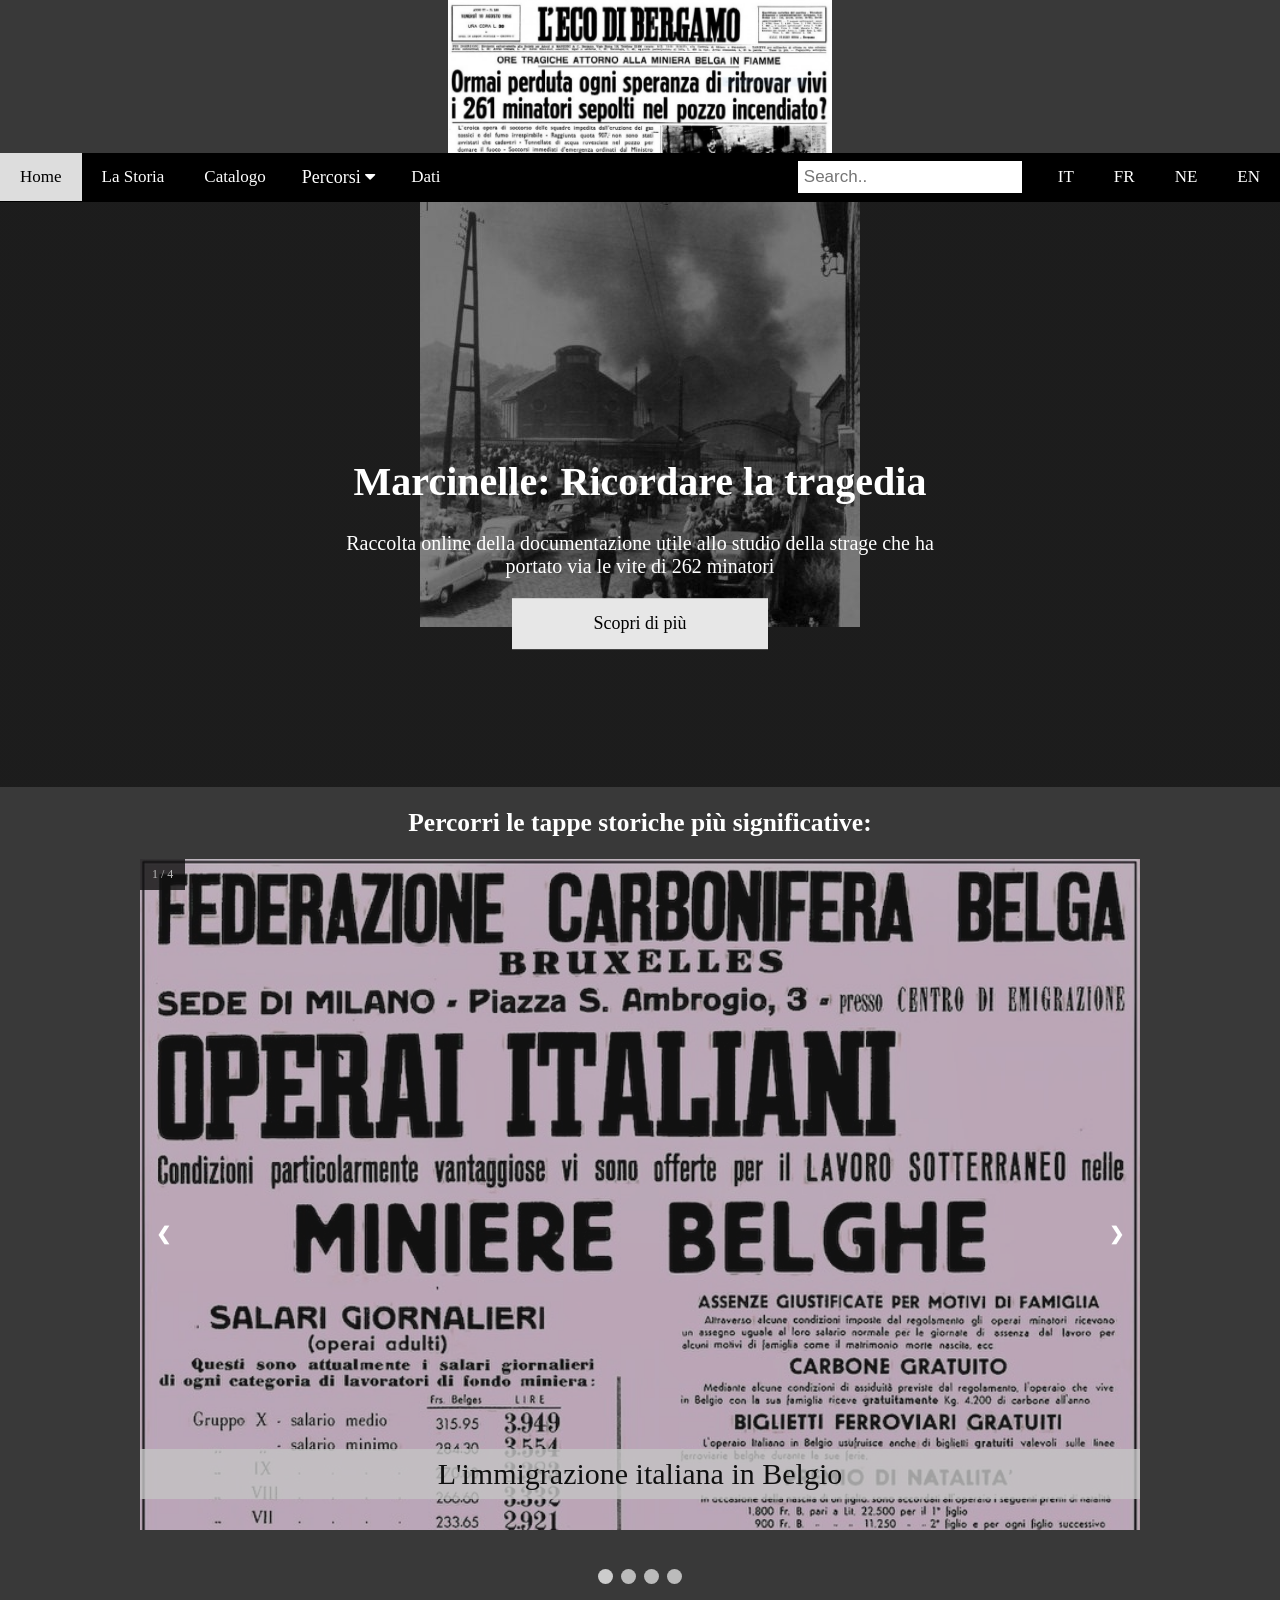
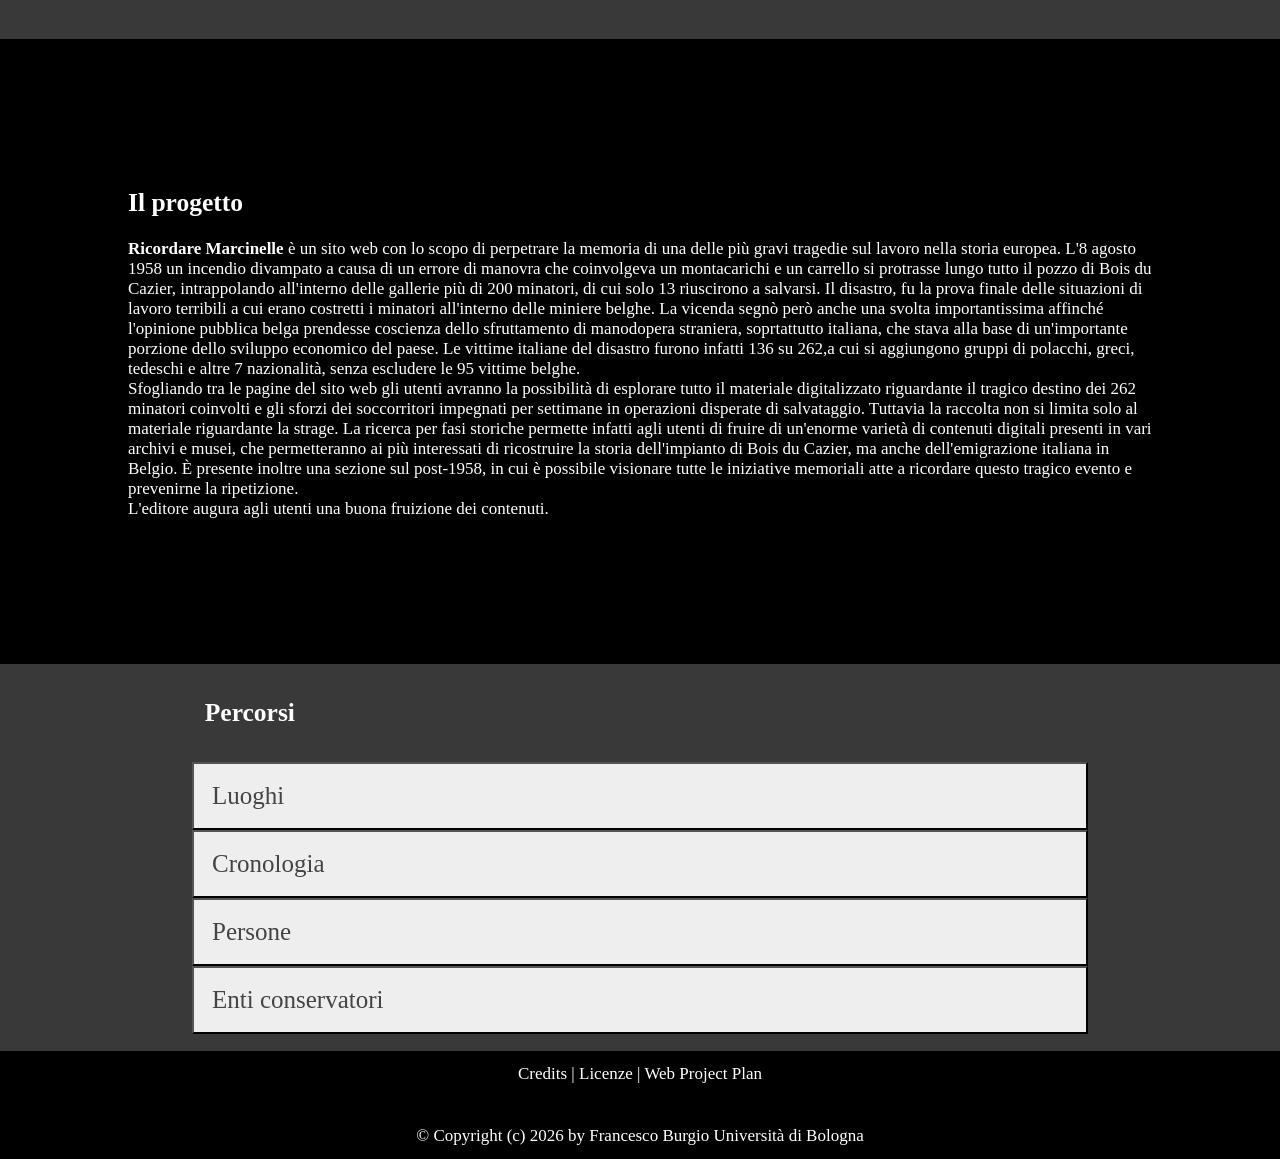
<file: index.html>
<!DOCTYPE html>

<html>
<head>
	<title>Ricordare Marcinelle</title>
	<meta charset="UTF-8" />
	<meta name="viewport" content="width=device-width, initial-scale=1.0">
	<meta name="DC.title" content="Ricordare Marcinelle">
  <meta name="DC.creator" content="Francesco Burgio">
  <meta name="DC.subject" content="Disastro di Marcinelle, miniera, Bois du Cazier, 1956, Belgio, immigrazione italiana">
  <meta name="DC.description" content="Archivio digitale dedicato alla memoria del disastro minerario di Marcinelle dell'8 agosto 1956.">
  <meta name="DC.publisher" content="Università di Bologna">
  <meta name="DC.date" content="2026-07-15">
  <meta name="DC.type" content="Collection">
  <meta name="DC.format" content="text/html">
  <meta name="DC.language" content="it">
  <meta name="DC.coverage" content="Marcinelle, Belgio; 1956">
  <meta name="DC.rights" content="Uso didattico">
	<link rel="icon" type="image/x-icon" href="Immagini/favicon.ico">
	<link rel="stylesheet" type="text/css" href="style.css" />
	<link rel="stylesheet" href="https://cdnjs.cloudflare.com/ajax/libs/font-awesome/4.7.0/css/font-awesome.min.css">
</head>
<body>
	<header>
		<div>
			<img src="Immagini/eco.png" alt="Eco di Bergamo">
		</div>
	</header>
	<nav>
		<div class="navbar">
          <a href="index.html" class="active" title="Home">Home</a>
          <a href="#" title="La Storia">La Storia</a>
          <a href="list-items.html" title="Catalogo">Catalogo</a>
          <div class="dropdown">
    				<button class="dropbtn" title="Percorsi">Percorsi 
      			<i class="fa fa-caret-down"></i>
    				</button>
    				<div class="dropdown-content">
      				<a href="https://timeline.knightlab.com/" title="Cronologia">Cronologia</a>
              <a href="https://leafletjs.com/index.html" title="Luoghi">Luoghi</a>
      				<a href="#" title="Persone">Persone</a>
      				<a href="#" title="Ente Conservatore">Enti conservatori</a>
    				</div>
  				</div>
  				<a href="data.html" title="Dati">Dati</a>
          <a href="#" style="float:right" title="English">EN</a>
          <a href="#" style="float:right" title="Nederlands">NE</a>
          <a href="#" style="float:right" title="Français">FR</a>
          <a href="#" style="float:right" title="Italiano">IT</a>
          <input type="text" placeholder="Search..">
        </div>
	</nav>
     <div class="hero-image">
      <div class="hero-text">
        <h1>Marcinelle: Ricordare la tragedia</h1>
        <p>Raccolta online della documentazione utile allo studio della strage che ha portato via le vite di 262 minatori</p>
        <a href="#scopri-di-piu" class="button default" title="Scopri di più">Scopri di più</a>
       </div>
      </div>
	<section>
		<div class="intro">
			<h1>Percorri le tappe storiche più significative:</h1>
		</div>
  <!-- Slideshow container -->
 		<div class="slideshow-container">
   			<div class="mySlides fade">
     			<div class="numbertext">1 / 4</div>
     			<img src="Immagini/manifestorosa2.png" style="width:100%">
     			<div class="text">L'immigrazione italiana in Belgio</div>
  		    </div>
   		  <div class="mySlides fade">
   			 	<div class="numbertext">2 / 4</div>
    			<img src="Immagini/background.png" style="width:100%">
    	 		<div class="text">Una tragedia annunciata</div>
   			</div>
   			<div class="mySlides fade">
    			<div class="numbertext">3 / 4</div>
    			<img src="Immagini/backgrounf.png" style="width:100%">
   				<div class="text">Il disastro di Bois du Cazier</div>
   			</div>
   			<div class="mySlides fade">
    			<div class="numbertext">4 / 4</div>
    			<img src="Immagini/corriere2.png" style="width:100%">
    			<div class="text">Ricordare la tragedia</div>
   			</div>
   				<a class="prev" onclick="plusSlides(-1)">&#10094;</a>
   				<a class="next" onclick="plusSlides(1)">&#10095;</a>
  			</div>
  		<br>
  		<div style="text-align:center">
   			<span class="dot" onclick="currentSlide(1)"></span>
   			<span class="dot" onclick="currentSlide(2)"></span>
   			<span class="dot" onclick="currentSlide(3)"></span>
   			<span class="dot" onclick="currentSlide(4)"></span>
  		</div>
 	</section>
	<section>
		<div class="progetto" id="scopri-di-piu">
			<h2>Il progetto</h2>
				<p><strong>Ricordare Marcinelle</strong> è un sito web con lo scopo di perpetrare la memoria di una delle più gravi tragedie sul lavoro nella storia europea. L'8 agosto 1958 un incendio divampato a causa di un errore di manovra che coinvolgeva un montacarichi e un carrello si protrasse lungo tutto il pozzo di Bois du Cazier, intrappolando all'interno delle gallerie più di 200 minatori, di cui solo 13 riuscirono a salvarsi. Il disastro, fu la prova finale delle situazioni di lavoro terribili a cui erano costretti i minatori all'interno delle miniere belghe. La vicenda segnò però anche una svolta importantissima affinché l'opinione pubblica belga prendesse coscienza dello sfruttamento di manodopera straniera, soprtattutto italiana, che stava alla base di un'importante porzione dello sviluppo economico del paese. Le vittime italiane del disastro furono infatti 136 su 262,a cui si aggiungono gruppi di polacchi, greci, tedeschi e altre 7 nazionalità, senza escludere le 95 vittime belghe.<br>
				Sfogliando tra le pagine del sito web gli utenti avranno la possibilità di esplorare tutto il materiale digitalizzato riguardante il tragico destino dei 262 minatori coinvolti e gli sforzi dei soccorritori impegnati per settimane in operazioni disperate di salvataggio. Tuttavia la raccolta non si limita solo al materiale riguardante la strage. La ricerca per fasi storiche permette infatti agli utenti di fruire di un'enorme varietà di contenuti digitali presenti in vari archivi e musei, che permetteranno ai più interessati di ricostruire la storia dell'impianto di Bois du Cazier, ma anche dell'emigrazione italiana in Belgio. È presente inoltre una sezione sul post-1958, in cui è possibile visionare tutte le iniziative memoriali atte a ricordare questo tragico evento e prevenirne la ripetizione.<br>L'editore augura agli utenti una buona fruizione dei contenuti.</p>
		</div>
	</section>
	<section>
		<div>
			<h2 class="percorsi">Percorsi</h2>
				<button class="accordion">Luoghi</button>
				<div class="panel">
 					 <p>Esplora la risorsa attraverso la mappa interattiva dei luoghi significativi di ieri e oggi</p>
 					 <a href="https://leafletjs.com/index.html" class="button default" title="Vai alla mappa">Mappa interattiva</a>
				</div>
				<button class="accordion">Cronologia</button>
				<div class="panel">
  				<p>Utilizza la linea del tempo correlata da video e immagini per ricostruire i concitati giorni del disastro</p>
  				<a href="https://timeline.knightlab.com/" class="button default" title="Linea del tempo">Linea del tempo</a>
				</div>
				<button class="accordion">Persone</button>
				<div class="panel">
  				<p>Esplora le pagine dedicate ai protagonisti della vicenda e della memorializzazione</p>
  				<a href="#" class="button default" title="Persone">Vai a Persone</a>
				</div>
				<button class="accordion">Enti conservatori</button>
				<div class="panel">
  				<p>Esplora le pagine dedicate agli enti conservatori degli oggetti della collezione</p>
  				<a href="#" class="button default" title="Enti conservatori">Vai a Enti Conservatori</a>
				</div>
		</div>
	</section>
	<footer>
		<div>
			<p class="footext">Credits | Licenze | Web Project Plan</p>
            <p class="footext">© Copyright (c) 2026 by Francesco Burgio Università di Bologna</p>
		</div>
	</footer>

	<script src="script.js"></script>
</body>
</html>
</file>
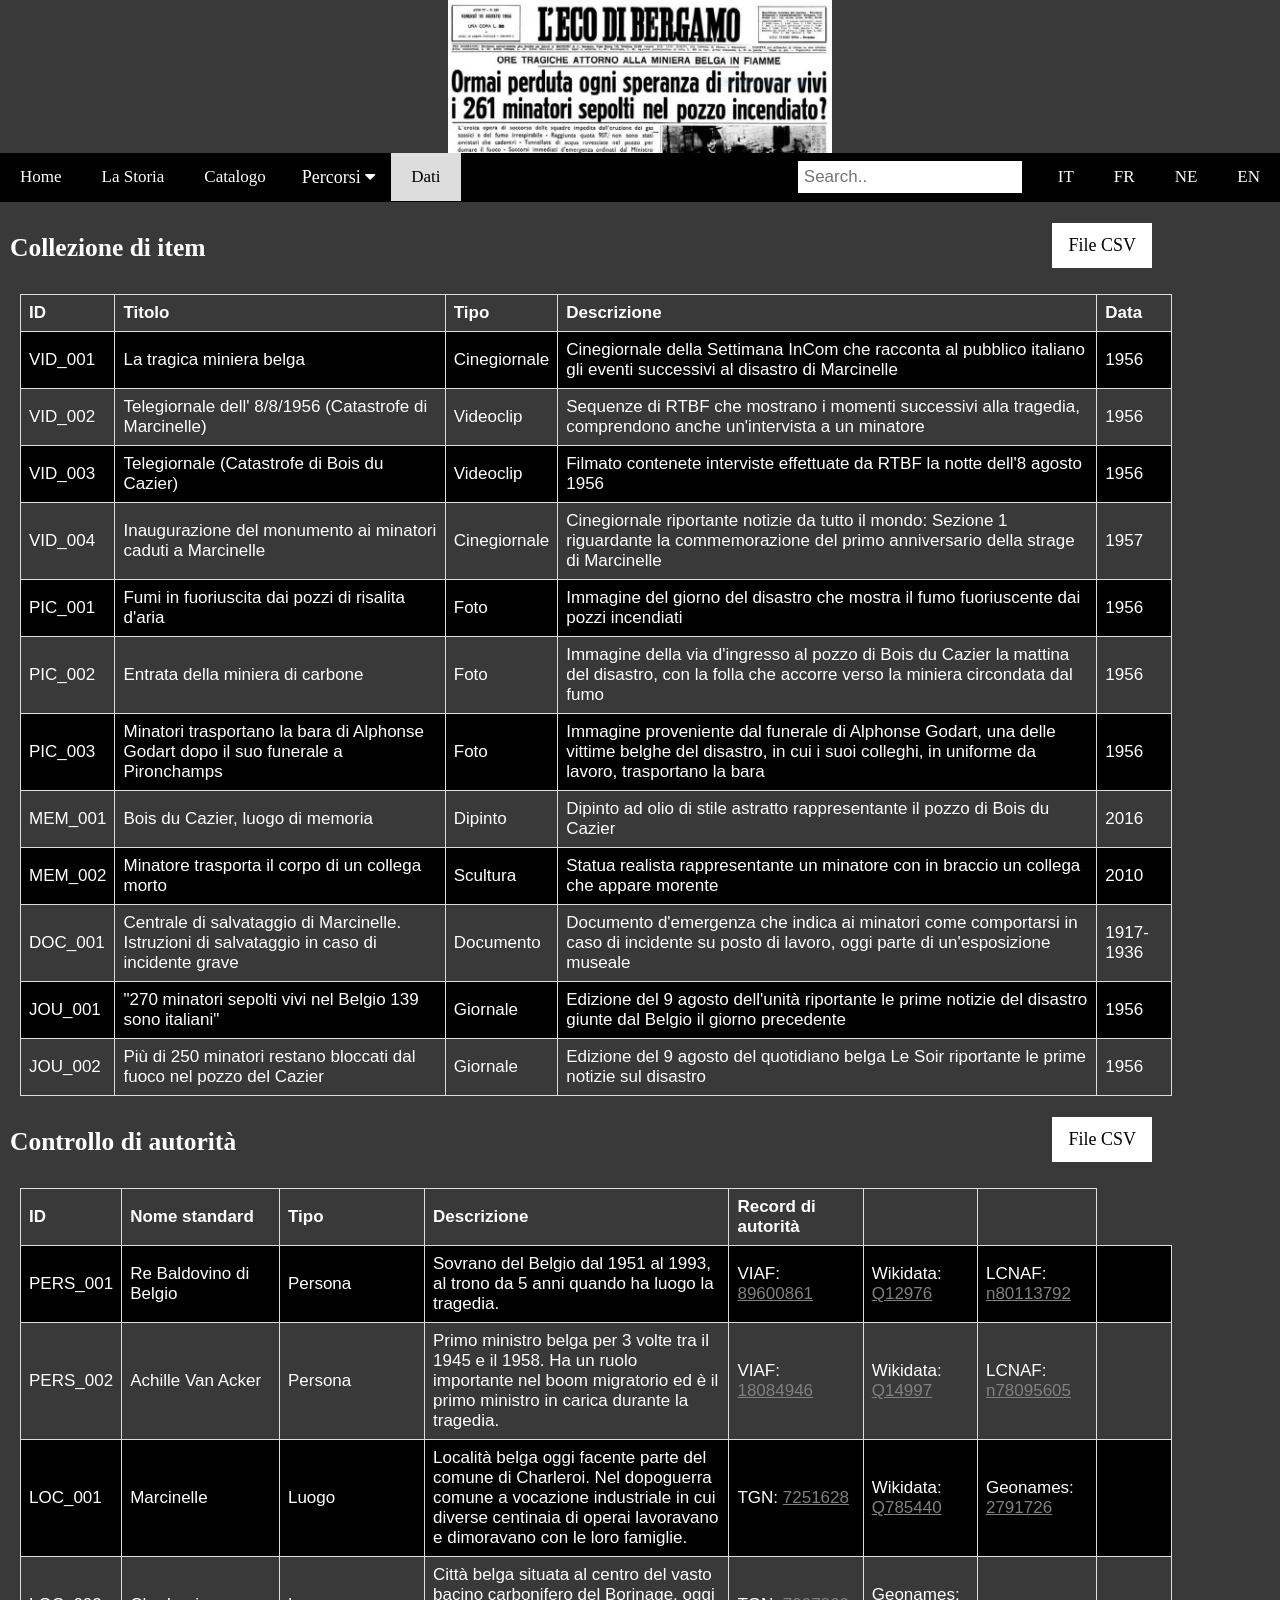
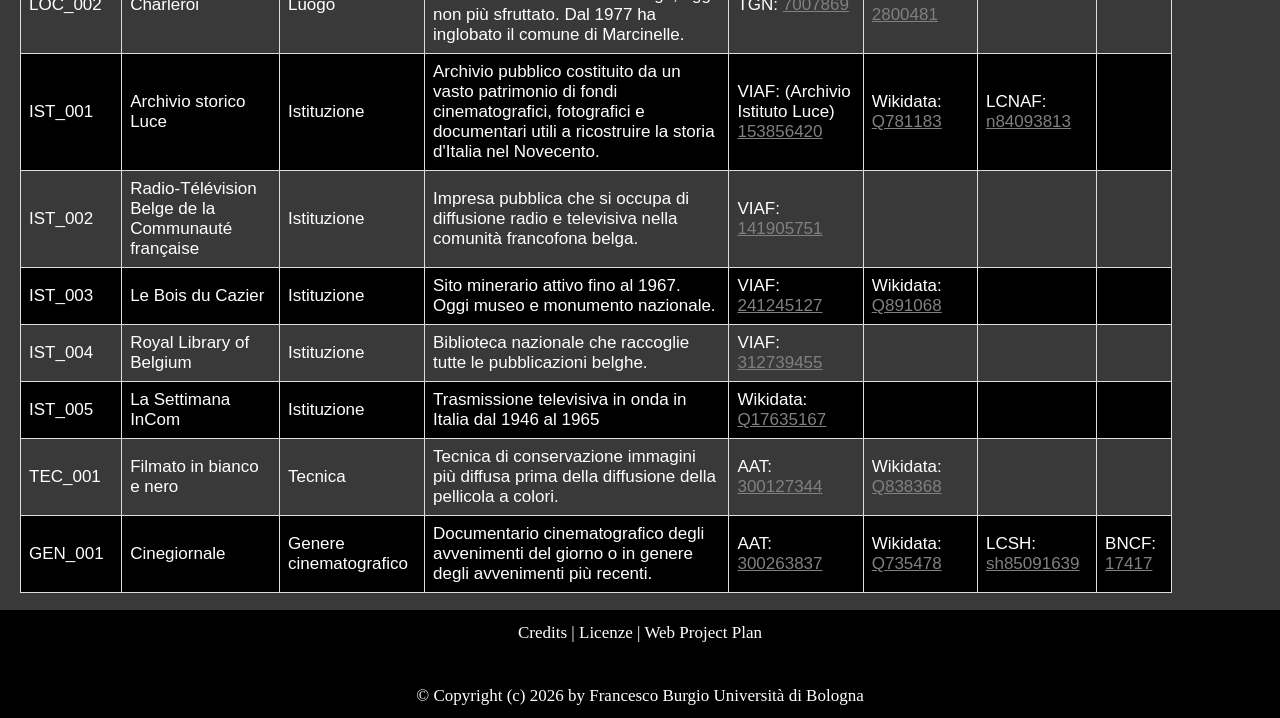
<file: data.html>
<!DOCTYPE html>

<html>
<head>
	<title>Ricordare Marcinelle</title>
	<meta charset="UTF-8" />
	<meta name="viewport" content="width=device-width, initial-scale=1.0">
	<link rel="icon" type="image/x-icon" href="Immagini/favicon.ico">
	<link rel="stylesheet" type="text/css" href="style.css" />
	<link rel="stylesheet" href="https://cdnjs.cloudflare.com/ajax/libs/font-awesome/4.7.0/css/font-awesome.min.css">
</head>
<body>
	<header>
		<div>
			<img src="Immagini/eco.png" alt="Eco di Bergamo">
		</div>
	</header>
	<nav>
		<div class="navbar">
          <a href="index.html" title="Home">Home</a>
          <a href="#" title="La Storia">La Storia</a>
          <a href="list-items.html" title="Catalogo">Catalogo</a>
          <div class="dropdown">
    				<button class="dropbtn" title="Percorsi">Percorsi 
      			<i class="fa fa-caret-down"></i>
    				</button>
    				<div class="dropdown-content">
      				<a href="https://timeline.knightlab.com/" title="Cronologia">Cronologia</a>
              <a href="https://leafletjs.com/index.html" title="Luoghi">Luoghi</a>
      				<a href="#" title="Persone">Persone</a>
      				<a href="#" title="Ente Conservatore">Enti conservatori</a>
    				</div>
  				</div>
  				<a href="data.html" class="active" title="Dati">Dati</a>
          <a href="#" style="float:right" title="English">EN</a>
          <a href="#" style="float:right" title="Nederlands">NE</a>
          <a href="#" style="float:right" title="Français">FR</a>
          <a href="#" style="float:right" title="Italiano">IT</a>
          <input type="text" placeholder="Search..">
        </div>
	</nav>
	<section>
		<div>
		<a href="standard/itemcollection.csv" class="btn default" style="float:right; margin-right: 10%;">File CSV</a> </button>
			<h2 style="padding:10px">Collezione di item</h2>
		</div>
		<div>
			<table>
					  <tr>
					    <th>ID</th>
					    <th>Titolo</th>
					    <th>Tipo</th>
					    <th>Descrizione</th>
					    <th>Data</th>
					  </tr>
					  <tr>
					    <td>VID_001</td>
					    <td>La tragica miniera belga</td>
					    <td>Cinegiornale</td>
					    <td>Cinegiornale della Settimana InCom che racconta al pubblico italiano gli eventi successivi al disastro di Marcinelle</td>
					    <td>1956</td>
					  </tr>
					  <tr>
					    <td>VID_002</td>
					    <td>Telegiornale dell' 8/8/1956 (Catastrofe di Marcinelle)</td>
					    <td>Videoclip</td>
					    <td>Sequenze di RTBF che mostrano i momenti successivi alla tragedia, comprendono anche un'intervista a un minatore</td>
					    <td>1956</td>
					  </tr>
					  <tr>
					    <td>VID_003</td>
					    <td>Telegiornale (Catastrofe di Bois du Cazier)</td>
					    <td>Videoclip</td>
					    <td>Filmato contenete interviste effettuate da RTBF la notte dell'8 agosto 1956</td>
					    <td>1956</td>
					  </tr>
					  <tr>
					    <td>VID_004</td>
					    <td>Inaugurazione del monumento ai minatori caduti a Marcinelle</td>
					    <td>Cinegiornale</td>
					    <td>Cinegiornale riportante notizie da tutto il mondo: Sezione 1 riguardante la commemorazione del primo anniversario della strage di Marcinelle</td>
					    <td>1957</td>
					  </tr>
					  <tr>
					    <td>PIC_001</td>
					    <td>Fumi in fuoriuscita dai pozzi di risalita d'aria</td>
					    <td>Foto</td>
					    <td>Immagine del giorno del disastro che mostra il fumo fuoriuscente dai pozzi incendiati</td>
					    <td>1956</td>
					  </tr>
					  <tr>
					    <td>PIC_002</td>
					    <td>Entrata della miniera di carbone</td>
					    <td>Foto</td>
					    <td>Immagine della via d'ingresso al pozzo di Bois du Cazier la mattina del disastro, con la folla che accorre verso la miniera circondata dal fumo</td>
					    <td>1956</td>
					  </tr>
					  <tr>
					    <td>PIC_003</td>
					    <td>Minatori trasportano la bara di Alphonse Godart dopo il suo funerale a Pironchamps</td>
					    <td>Foto</td>
					    <td>Immagine proveniente dal funerale di Alphonse Godart, una delle vittime belghe del disastro, in cui i suoi colleghi, in uniforme da lavoro, trasportano la bara</td>
					    <td>1956</td>
					  </tr>
					  <tr>
					    <td>MEM_001</td>
					    <td>Bois du Cazier, luogo di memoria</td>
					    <td>Dipinto</td>
					    <td>Dipinto ad olio di stile astratto rappresentante il pozzo di Bois du Cazier</td>
					    <td>2016</td>
					  </tr>
					  <tr>
					    <td>MEM_002</td>
					    <td>Minatore trasporta il corpo di un collega morto</td>
					    <td>Scultura</td>
					    <td>Statua realista rappresentante un minatore con in braccio un collega che appare morente</td>
					    <td>2010</td>
					  </tr>
					  <tr>
					    <td>DOC_001</td>
					    <td>Centrale di salvataggio di Marcinelle. Istruzioni di salvataggio in caso di incidente grave</td>
					    <td>Documento</td>
					    <td>Documento d'emergenza che indica ai minatori come comportarsi in caso di incidente su posto di lavoro, oggi parte di un'esposizione museale</td>
					    <td>1917-1936</td>
					  </tr>
					  <tr>
					    <td>JOU_001</td>
					    <td>"270 minatori sepolti vivi nel Belgio 139 sono italiani"</td>
					    <td>Giornale</td>
					    <td>Edizione del 9 agosto dell'unità riportante le prime notizie del disastro giunte dal Belgio il giorno precedente</td>
					    <td>1956</td>
					  </tr>
					  <tr>
					    <td>JOU_002</td>
					    <td>Più di 250 minatori restano bloccati dal fuoco nel pozzo del Cazier</td>
					    <td>Giornale</td>
					    <td>Edizione del 9 agosto del quotidiano belga Le Soir riportante le prime notizie sul disastro</td>
					    <td>1956</td>
					  </tr>
					</table>
			</div>	
	</section>
	<section>
		<div>
		<a href="standard/authority.csv" class="btn default" style="float:right; margin-right: 10%;">File CSV</a> </button>
			<h2 style="padding:10px">Controllo di autorità</h2>
		</div>
		<div>
				<table>
				  <tr>
				    <th>ID</th>
				    <th>Nome standard</th>
				    <th>Tipo</th>
				    <th>Descrizione</th>
				    <th>Record di autorità</th>
					<th></th>
					<th></th>
				  </tr>
					
				  <tr>
				    <td>PERS_001</td>
				    <td>Re Baldovino di Belgio</td>
				    <td>Persona</td>
				    <td>Sovrano del Belgio dal 1951 al 1993, al trono da 5 anni quando ha luogo la tragedia.</td>
				    <td>VIAF: <a href="http://viaf.org/viaf/89600861">89600861</a></td>
				    <td>Wikidata: <a href="https://www.wikidata.org/wiki/Q12976">Q12976</a></td>
				    <td>LCNAF: <a href="https://id.loc.gov/authorities/names/n80113792">n80113792</a></td>
					<td></td>
				  </tr>
					
				  <tr>
				    <td>PERS_002</td>
				    <td>Achille Van Acker</td>
				    <td>Persona</td>
				    <td>Primo ministro belga per 3 volte tra il 1945 e il 1958. Ha un ruolo importante nel boom migratorio ed è il primo ministro in carica durante la tragedia.</td>
				    <td>VIAF: <a href="http://viaf.org/viaf/18084946">18084946</a></td>
				    <td>Wikidata: <a href="https://www.wikidata.org/wiki/Q14997">Q14997</a></td>
				    <td>LCNAF: <a href="https://id.loc.gov/authorities/names/n78095605">n78095605</a></td>
					<td></td>
				  </tr>
					
				  <tr>
				    <td>LOC_001</td>
				    <td>Marcinelle</td>
				    <td>Luogo</td>
				    <td>Località belga oggi facente parte del comune di Charleroi. Nel dopoguerra comune a vocazione industriale in cui diverse centinaia di operai lavoravano e dimoravano con le loro famiglie.</td>
				    <td>TGN: <a href="http://vocab.getty.edu/page/tgn/7251628">7251628</a></td>
				    <td>Wikidata: <a href="https://www.wikidata.org/wiki/Q785440">Q785440</a></td>
				    <td>Geonames: <a href="https://www.geonames.org/2791726/marcinelle.html">2791726</a></td>
					<td></td>
				  </tr>
					
				  <tr>
				    <td>LOC_002</td>
				    <td>Charleroi</td>
				    <td>Luogo</td>
				    <td>Città belga situata al centro del vasto bacino carbonifero del Borinage, oggi non più sfruttato. Dal 1977 ha inglobato il comune di Marcinelle.</td>
				    <td>TGN: <a href="http://vocab.getty.edu/page/tgn/7007869">7007869</a></td>
				    <td>Geonames: <a href="https://www.geonames.org/2800481/charleroi.html">2800481</a></td>
				    <td></td>
					<td></td>
				  </tr>
					
				  <tr>
				    <td>IST_001</td>
				    <td>Archivio storico Luce</td>
				    <td>Istituzione</td>
				    <td>Archivio pubblico costituito da un vasto patrimonio di fondi cinematografici, fotografici e documentari utili a ricostruire la storia d'Italia nel Novecento.</td>
				    <td>VIAF: (Archivio Istituto Luce) <a href="http://viaf.org/viaf/153856420">153856420</a></td>
				    <td>Wikidata: <a href="https://www.wikidata.org/wiki/Q781183">Q781183</a></td>
				    <td>LCNAF: <a href="https://id.loc.gov/authorities/names/n84093813">n84093813</a></td>
					<td></td>
				  </tr>
					
				  <tr>
				    <td>IST_002</td>
				    <td>Radio-Télévision Belge de la Communauté française</td>
				    <td>Istituzione</td>
				    <td>Impresa pubblica che si occupa di diffusione radio e televisiva nella comunità francofona belga.</td>
				    <td>VIAF: <a href="http://viaf.org/viaf/141905751">141905751</a></td>
					<td></td>
					<td></td>
					<td></td>
				  </tr>
				  <tr>
				    <td>IST_003</td>
				    <td>Le Bois du Cazier</td>
				    <td>Istituzione</td>
				    <td>Sito minerario attivo fino al 1967. Oggi museo e monumento nazionale.</td>
				    <td>VIAF: <a href="http://viaf.org/viaf/241245127">241245127</a></td>
				    <td>Wikidata: <a href="https://www.wikidata.org/wiki/Q891068">Q891068</a></td>
					<td></td>
					<td></td>
				  </tr>
				  <tr>
				    <td>IST_004</td>
				    <td>Royal Library of Belgium</td>
				    <td>Istituzione</td>
				    <td>Biblioteca nazionale che raccoglie tutte le pubblicazioni belghe.</td>
				    <td>VIAF: <a href="http://viaf.org/viaf/312739455">312739455</a></td>
					<td></td>
					<td></td>
					<td></td>
				  </tr>
				  <tr>
				    <td>IST_005</td>
				    <td>La Settimana InCom</td>
				    <td>Istituzione</td>
				    <td>Trasmissione televisiva in onda in Italia dal 1946 al 1965</td>
				    <td>Wikidata: <a href="https://www.wikidata.org/wiki/Q17635167">Q17635167</a></td>
					<td></td>
					<td></td>
					<td></td>
				  </tr>

				  <tr>
				    <td>TEC_001</td>
				    <td>Filmato in bianco e nero</td>
				    <td>Tecnica</td>
				    <td>Tecnica di conservazione immagini più diffusa prima della diffusione della pellicola a colori.</td>
				    <td>AAT: <a href="http://vocab.getty.edu/page/aat/300127344">300127344</a></td>
				    <td>Wikidata: <a href="https://www.wikidata.org/wiki/Q838368">Q838368</a></td>
					<td></td>
					<td></td>
				  </tr>

		          <tr>
				    <td>GEN_001</td>
				    <td>Cinegiornale</td>
				    <td>Genere cinematografico</td>
				    <td>Documentario cinematografico degli avvenimenti del giorno o in genere degli avvenimenti più recenti.</td>
				    <td>AAT: <a href="http://vocab.getty.edu/aat/300263837">300263837</a></td>
				    <td>Wikidata: <a href="https://www.wikidata.org/wiki/Q735478">Q735478</a>
				    <td>LCSH: <a href="https://id.loc.gov/authorities/subjects/sh85091639">sh85091639</td>
				    <td>BNCF: <a href="https://thes.bncf.firenze.sbn.it/termine.php?id=17417">17417</td> 
					</tr>	
				 </div>
		</table>
</section>
	<footer>
		<div>
			<p class="footext">Credits | Licenze | Web Project Plan</p>
    	<p class="footext">© Copyright (c) 2026 by Francesco Burgio Università di Bologna</p>
		</div>
	</footer>
</file>
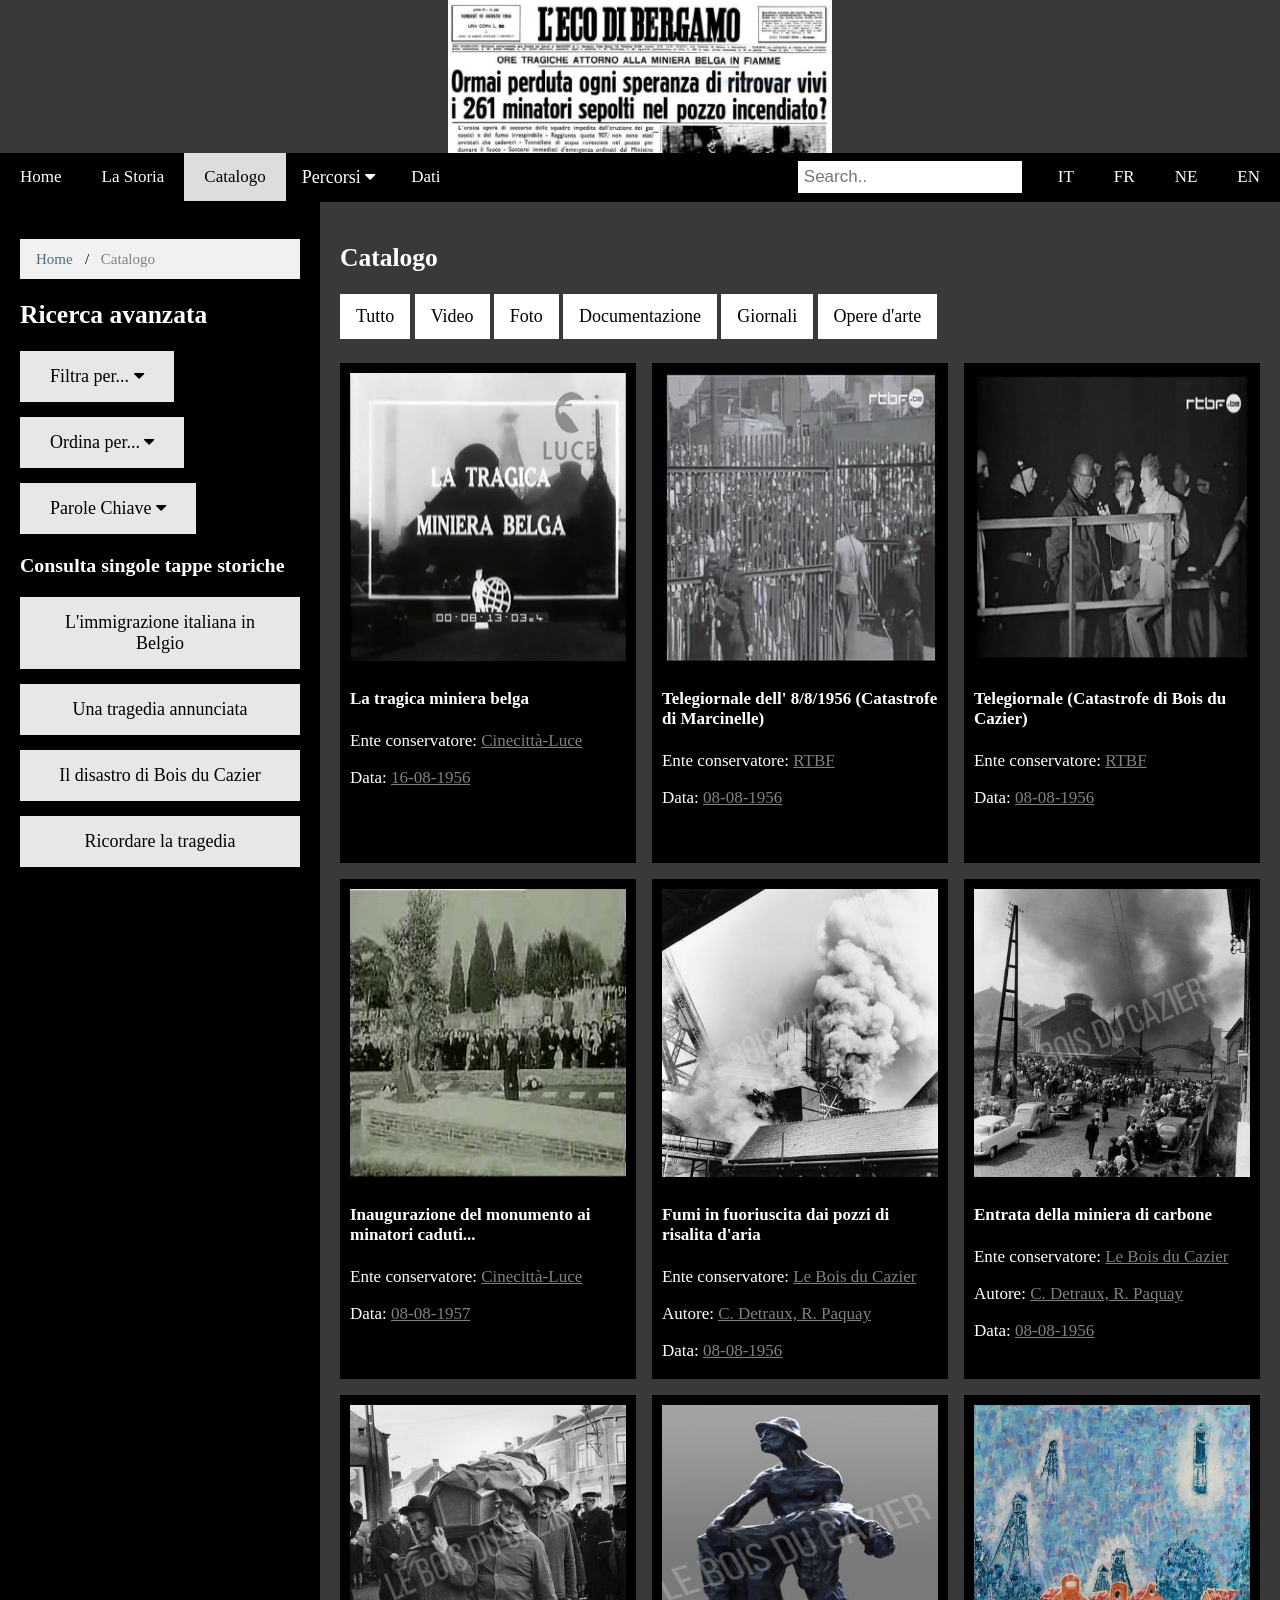
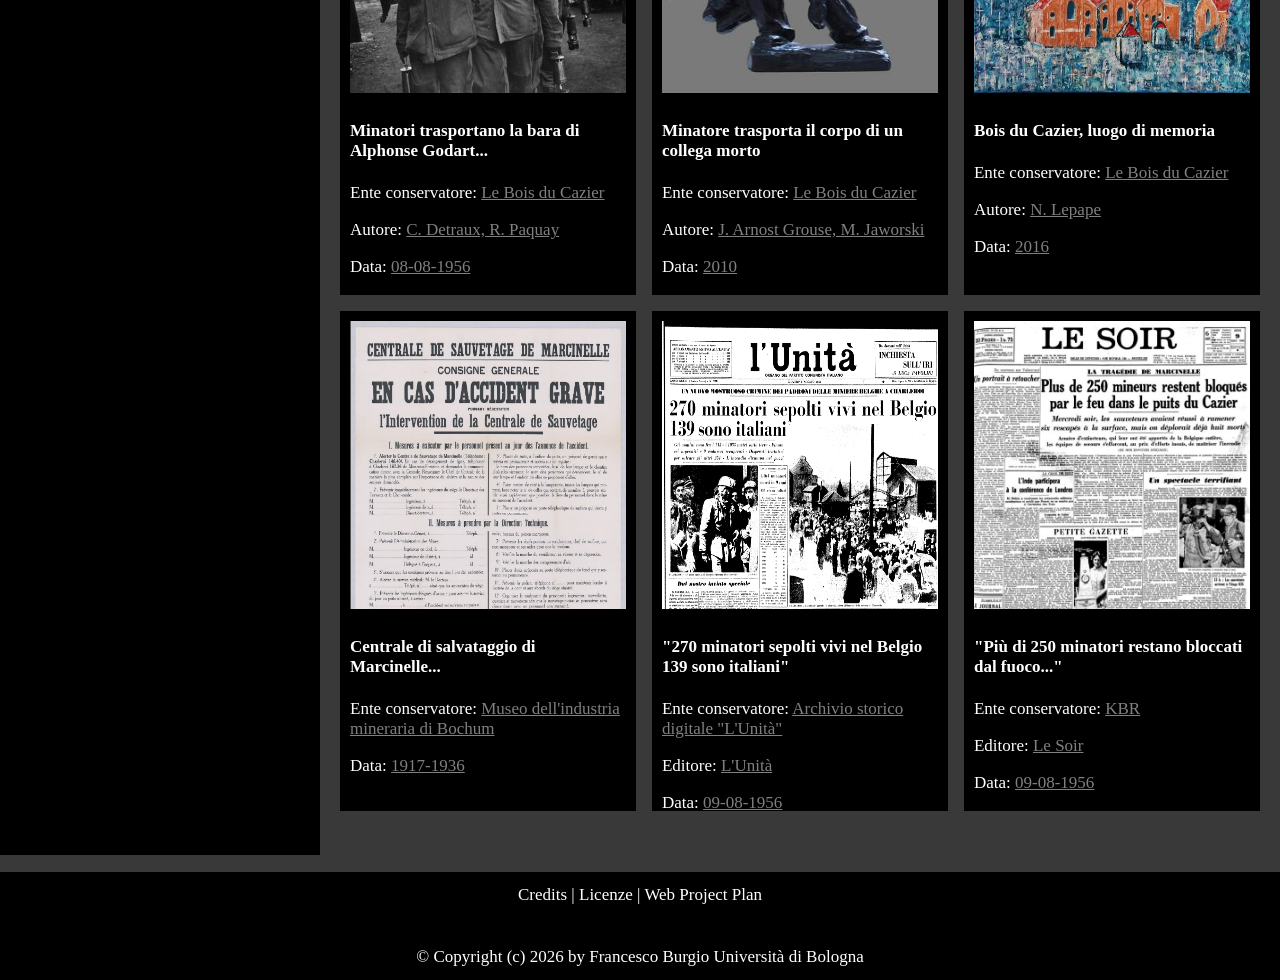
<file: list-items.html>
<!DOCTYPE html>

<html>
<head>
	<title>Ricordare Marcinelle</title>
	<meta charset="UTF-8" />
	<meta name="viewport" content="width=device-width, initial-scale=1.0">
	<link rel="icon" type="image/x-icon" href="Immagini/favicon.ico">
	<link rel="stylesheet" type="text/css" href="style.css" />
	<link rel="stylesheet" href="https://cdnjs.cloudflare.com/ajax/libs/font-awesome/4.7.0/css/font-awesome.min.css">
</head>
<body>
	<header>
		<div>
			<img src="Immagini/eco.png" alt="Eco di Bergamo">
		</div>
	</header>
	<nav>
		<div class="navbar">
          <a href="index.html" title="Home">Home</a>
          <a href="#" title="La Storia">La Storia</a>
          <a href="list-items.html" class="active" title="Catalogo">Catalogo</a>
          <div class="dropdown">
    				<button class="dropbtn" title="Percorsi">Percorsi 
      			<i class="fa fa-caret-down"></i>
    				</button>
    				<div class="dropdown-content">
      				<a href="https://timeline.knightlab.com/" title="Cronologia">Cronologia</a>
              <a href="https://leafletjs.com/index.html" title="Luoghi">Luoghi</a>
      				<a href="#" title="Persone">Persone</a>
      				<a href="#" title="Ente Conservatore">Enti conservatori</a>
    				</div>
  				</div>
  				<a href="data.html" title="Dati">Dati</a>
          <a href="#" style="float:right" title="English">EN</a>
          <a href="#" style="float:right" title="Nederlands">NE</a>
          <a href="#" style="float:right" title="Français">FR</a>
          <a href="#" style="float:right" title="Italiano">IT</a>
          <input type="text" placeholder="Search..">
        </div>
	</nav>
	<div class="container">
		<div class="side">
		    <div>
	        <ul class="breadcrumb">
	          <li><a href="index.html" title="Vai alla home">Home</a></li>
	          <li style="color: grey">Catalogo</li>
	        </ul>
        </div>
        <div>
        	<h2>Ricerca avanzata</h2>
        	<button class="button default">Filtra per... <i class="fa fa-caret-down"></i> </button>
        	<button class="button default">Ordina per... <i class="fa fa-caret-down"></i> </button>
        	<button class="button default">Parole Chiave <i class="fa fa-caret-down"></i> </button>
        </div>
        <div>
        	<h3>Consulta singole tappe storiche</h3>
        		<button class="button default" style="width: 100%;">L'immigrazione italiana in Belgio</button>
        		<button class="button default" style="width: 100%">Una tragedia annunciata</button>
        		<button class="button default" style="width: 100%">Il disastro di Bois du Cazier</button>
        		<button class="button default" style="width: 100%">Ricordare la tragedia</button>
        </div>
		</div>
	 <div class="main">
		<h2>Catalogo</h2> 
			<div id="myBtnContainer">
			  <button class="btn default" onclick="filterSelection('all')"> Tutto</button>
			  <button class="btn default" onclick="filterSelection('video')"> Video</button>
			  <button class="btn default" onclick="filterSelection('photo')"> Foto</button>
			  <button class="btn default" onclick="filterSelection('document')">Documentazione</button>
			  <button class="btn default" onclick="filterSelection('newspaper')">Giornali</button>
			  <button class="btn default" onclick="filterSelection('artwork')">Opere d'arte</button>
			</div>
			<div class="row">
			  <div class="column video">
			    <div class="content">
			      <a href="item.html"><img src="Immagini/item.png" alt="La tragica miniera belga"></a>
			      <h4>La tragica miniera belga</h4>
			      <p>Ente conservatore: <a href="#">Cinecittà-Luce</a></p>
			      <p>Data: <a href="#">16-08-1956</a></p> 
			    </div>
			  </div>
			  <div class="column video">
			    <div class="content">
			      <a href="#"> <img src="Immagini/bullettin2.png" alt="Telegiornale dell' 8/8/1956"></a>
			      <h4>Telegiornale dell' 8/8/1956 (Catastrofe di Marcinelle)</h4>
			      <p>Ente conservatore: <a href="#">RTBF</a> </p>
			      <p>Data: <a href="#">08-08-1956</a></p>
			    </div>
			  </div>
			  <div class="column video">
			    <div class="content">
			      <a href="#"><img src="Immagini/bullettin.png" alt="Telegiornale"></a>
			      <h4>Telegiornale (Catastrofe di Bois du Cazier)</h4>
			      <p>Ente conservatore: <a href="#">RTBF</a></p>
			      <p>Data: <a href="#">08-08-1956</a></p>
			    </div>
			  </div>
			  <div class="column video">
			    <div class="content">
			      <a href="#"><img src="Immagini/funeral.png" alt="Inaugurazione del monumento ai minatori caduti a Marcinelle" style="width:100%"></a>
			      <h4>Inaugurazione del monumento ai minatori caduti...</h4>
			      <p>Ente conservatore: <a href="#">Cinecittà-Luce</a></p>
			      <p>Data: <a href="#">08-08-1957</a></p>
			    </div>
			  </div>
			  <div class="column photo">
			    <div class="content">
			      <a href="#"><img src="Immagini/fumo.png" alt="Fumi in fuoriuscita dai pozzi di risalita d'aria"></a>
			      <h4>Fumi in fuoriuscita dai pozzi di risalita d'aria</h4>
			      <p>Ente conservatore: <a href="#">Le Bois du Cazier</a></p>
						<p>Autore: <a href="#">C. Detraux, R. Paquay</a></p>
			      <p>Data: <a href="#">08-08-1956</a></p>
			    </div>
			  </div>
			  <div class="column photo">
			    <div class="content">
			      <a href="#"><img src="Immagini/entrata.png" alt="Entrata della miniera di carbone"></a>
			      <h4>Entrata della miniera di carbone</h4>
			      <p>Ente conservatore: <a href="#">Le Bois du Cazier</a></p>
			      <p>Autore: <a href="#">C. Detraux, R. Paquay</a>
			      </p><p>Data: <a href="#">08-08-1956</a></p>
			    </div>
			  </div>
			  <div class="column photo">
			    <div class="content">
			      <a href="#"><img src="Immagini/bara.png" alt="Minatori trasportano la bara di Alphonse Godart dopo il suo funerale a Pironchamps"></a>
			      <h4>Minatori trasportano la bara di Alphonse Godart...</h4>
			       <p>Ente conservatore: <a href="#">Le Bois du Cazier</a></p>
			      <p>Autore: <a href="#">C. Detraux, R. Paquay</a>
			     </p><p>Data: <a href="#">08-08-1956</a></p>
			    </div>
			  </div>
			  <div class="column artwork">
			    <div class="content">
			      <a href="#"><img src="Immagini/statua.png" alt="Minatore trasporta il corpo di un collega morto"></a>
			      <h4>Minatore trasporta il corpo di un collega morto</h4>
			      <p>Ente conservatore: <a href="#">Le Bois du Cazier</a></p>
			      <p>Autore: <a href="#">J. Arnost Grouse, M. Jaworski</a></p>
			      <p>Data: <a href="#">2010</a></p>
			    </div>
			  </div>
			  <div class="column artwork">
			    <div class="content">
			      <a href="#"><img src="Immagini/quadro.png" alt="Bois du Cazier, luogo di memoria"></a>
			      <h4>Bois du Cazier, luogo di memoria</h4>
			      <p>Ente conservatore: <a href="#">Le Bois du Cazier</a></p>
			      <p>Autore: <a href="#">N. Lepape</a></p>
			      <p>Data: <a href="#">2016</a></p>
			    </div>
			  </div>
			  <div class="column document">
			    <div class="content">
			      <a href="#"><img src="Immagini/accident.png" alt="Centrale di salvataggio di Marcinelle. Istruzioni di salvataggio in caso di incidente grave"></a>
			      <h4>Centrale di salvataggio di Marcinelle...</h4>
			      <p>Ente conservatore: <a href="#">Museo dell'industria mineraria di Bochum</a></p>
			      <p>Data: <a href="#">1917-1936</a></p>
			    </div>
			  </div>
			  <div class="column newspaper">
			    <div class="content">
			      <a href="#"><img src="Immagini/unita.png" alt="270 minatori sepolti vivi nel Belgio 139 sono italiani"></a>
			      <h4>"270 minatori sepolti vivi nel Belgio 139 sono italiani"</h4>
			      <p>Ente conservatore: <a href="#">Archivio storico digitale "L'Unità"</a></p>
			      <p>Editore: <a href="#">L'Unità</a></p>
			      <p>Data: <a href="#">09-08-1956</a></p> 
			    </div>
			  </div>
			  <div class="column newspaper">
			    <div class="content">
			      <a href="#"><img src="Immagini/soir.png" alt="Più di 250 minatori restano bloccati dal fuoco del pozzo del Cazier" style="width:100%"></a>
			      <h4>"Più di 250 minatori restano bloccati dal fuoco..."</h4>
			      <p>Ente conservatore: <a href="#">KBR</a></p>
			      <p>Editore: <a href="#">Le Soir</a></p>
			      <p>Data: <a href="#">09-08-1956</a></p>
			    </div>
			  </div>
			</div>
		</div>
	</div>
	<footer>
		<div>
			<p class="footext">Credits | Licenze | Web Project Plan</p>
            <p class="footext">© Copyright (c) 2026 by Francesco Burgio Università di Bologna</p>
		</div>
	</footer>
	<script> 


filterSelection("all") // Execute the function and show all columns
function filterSelection(c) {
  var x, i;
  x = document.getElementsByClassName("column");
  if (c == "all") c = "";
  // Add the "show" class (display:block) to the filtered elements, and remove the "show" class from the elements that are not selected
  for (i = 0; i < x.length; i++) {
    w3RemoveClass(x[i], "show");
    if (x[i].className.indexOf(c) > -1) w3AddClass(x[i], "show");
  }
}

function w3AddClass(element, name) {
  var i, arr1, arr2;
  arr1 = element.className.split(" ");
  arr2 = name.split(" ");
  for (i = 0; i < arr2.length; i++) {
    if (arr1.indexOf(arr2[i]) == -1) {
      element.className += " " + arr2[i];
    }
  }
}

function w3RemoveClass(element, name) {
  var i, arr1, arr2;
  arr1 = element.className.split(" ");
  arr2 = name.split(" ");
  for (i = 0; i < arr2.length; i++) {
    while (arr1.indexOf(arr2[i]) > -1) {
      arr1.splice(arr1.indexOf(arr2[i]), 1);
    }
  }
  element.className = arr1.join(" ");
}

			var btnContainer = document.getElementById("myBtnContainer");
var btns = btnContainer.getElementsByClassName("btn");
for (var i = 0; i < btns.length; i++) {
  btns[i].addEventListener("click", function(){
    var current = document.getElementsByClassName("active");
    current[0].className = current[0].className.replace(" active", "");
    this.className += " active";
  });
}
	</script>
</body>
</html>
</file>
<file: style.css>
* {
  box-sizing:border-box;
}

html {
  height: 100%;
}

body {
  color: white;
  font-size: 17px;
  font-family: "Times New Roman", Times, serif;
  margin: 0;
  height: 100%;
  background-color: #393939;
}

header img {
  max-width: 30%;
  height: auto;
  box-align: center;
  display: block;
  margin: auto;
}

/*NAVBAR*/
div.navbar {
  overflow: hidden;
  background-color: black;
}

.navbar a {
  float: left;
  display: block; 
  color: white; 
  text-align: center; 
  padding: 14px 20px; 
  text-decoration: none;
}

.navbar a.right {
  float: right;
}

.navbar a:hover .dropdown:hover {
  background-color: #ddd; 
  color: black; 
}

.navbar .active{
  color: #000;
  background-color: #ddd;
}

.dropdown {
  float: left;
  overflow: hidden;
}

.dropdown .dropbtn {
  font-size: 18px; 
  border: none;
  outline: none;
  color: white;
  padding: 14px 16px;
  background-color: inherit;
  font-family: inherit;
  margin: 0;
}


.dropdown-content {
  display: none;
  position: absolute;
  background-color: #f9f9f9;
  min-width: 160px;
  box-shadow: 0px 8px 16px 0px rgba(0,0,0,0.2);
  z-index: 1;
}

.dropdown-content a {
  float: none;
  color: black;
  padding: 12px 16px;
  text-decoration: none;
  display: block;
  text-align: left;
}

.dropdown-content a:hover {
  background-color: #ddd;
}

.dropdown:hover .dropdown-content {
  display: block;
}

.navbar input[type=text] {
    border: 1px solid #ccc;
  }

.navbar input[type=text] {
  float: right;
  padding: 6px;
  border: none;
  margin-top: 8px;
  margin-right: 16px;
  font-size: 17px;
}


/*HEROSECTION*/

.hero-image {
  background-image: linear-gradient(rgba(0, 0, 0, 0.5), rgba(0, 0, 0, 0.5)),
    url("Immagini/mainpagebackground.png");
  height: 65%;
  background-position: top center;
  background-repeat: no-repeat;
}

.hero-image .button {
  display: block;
  margin: 0 auto;
  width: 40%;
  position: relative;
}

.hero-text {
  text-align: center;
  position: absolute;
  top: 60%;
  left: 50%;
  transform: translate(-50%, -50%);
  font-size: 20px;
  color: white;
}


.button {
  font-size: 18px;
  font-family: "Times New Roman", Times, serif;
  display: block;
  border: none;
  color: black;
  margin-top: 15px;
  padding: 15px 30px;
  cursor: pointer;
  text-align: center;
  text-decoration: none;
}

.default {
  background-color: #e7e7e7;
  color: black;
}

.default:hover {
  background: #ddd;
}

.intro {
  text-align: center;
}


/*SLIDESHOW STYLING*/
.slideshow-container {
  max-width: 1000px;
  position: relative;
  margin: auto;
  padding-bottom: 5%;
}

.mySlides {
  display: none;
}

.mySlides {
  opacity: 0.7;
}

.prev, .next {
  cursor: pointer;
  position: absolute;
  top: 50%;
  width: auto;
  margin-top: -22px;
  padding: 16px;
  color: white;
  font-weight: bold;
  font-size: 18px;
  transition: 0.6s ease;
  border-radius: 0 3px 3px 0;
  user-select: none;
}

.next {
  right: 0;
  border-radius: 3px 0 0 3px;
}

.prev:hover, .next:hover {
  background-color: rgba(0,0,0,0.8);
}

.text {
  color: black;
  background-color: rgba(255, 255, 255, 0.8);
  font-size: 30px;
  padding: 8px 12px;
  position: absolute;
  bottom: 100px;
  width: 100%;
  text-align: center;
  opacity: 1;
}

.numbertext {
  color: #f2f2f2;
  font-size: 12px;
  padding: 8px 12px;
  position: absolute;
  top: 0;
  background-color: rgba(0,0,0,0.8)
}

.dot {
  cursor: pointer;
  height: 15px;
  width: 15px;
  margin: 0 2px;
  background-color: #bbb;
  border-radius: 50%;
  display: inline-block;
  transition: background-color 0.6s ease;
  transform: translate(0px, -50px);
}

.active, .dot:hover {
  background-color: #717171;
}

.fade {
  animation-name: fade;
  animation-duration: 1.5s;
}

@keyframes fade {
  from {opacity: .4}
  to {opacity: 1}
}

.progetto {
  padding: 10%;
  background-color: black;
}

.percorsi {
  padding: 1%;
  margin-left: 15%;
  text-align: left;
}

/*ACCORDION*/
.accordion {
  background-color: #eee;
  color: #444;
  cursor: pointer;
  font-size: 25px;
  font-family: "Times New Roman", Times, serif;
  padding: 18px;
  margin-left: 15%;
  margin-right: 15%;
  width: 70%;
  border-color: black;
  text-align: left;
  outline: none;
  transition: 0.4s;
}

.active, .accordion:hover {
  background-color: #ccc; 
}

.panel {
  padding: 0 18px;
  display: none;
  background-color: white;
  overflow: hidden;
  color: black;
  margin-left: 15%;
  margin-right: 15%;
}

.panel a {
  margin-bottom: 16px;
  text-align: center;
  width: 20%;
}

.panel .button {
  float: right;
}

/*FOOTER*/
footer {
  background-color: black;
}

.footext {
  color: white;
  padding: 1%;
  text-align: center;
}
/* Create two unequal columns that sits next to each other */

.container {  
  display: flex;
  flex-wrap: wrap;
}
.side {
  flex: 25%;
  background-color: black;
  padding: 20px;
}

.main {   
  flex: 75%;
  padding: 20px;
}

ul.breadcrumb {
  padding: 10px 16px;
  list-style: none;
  background-color: #f1f1f1;
}

ul.breadcrumb li {
  display: inline;
  font-size: 15px;
}

ul.breadcrumb li + li:before {
  padding: 8px;
  color: black;
  content: "/\00a0";
}

ul.breadcrumb li a {
  color: #4e6c7e;
  text-decoration: none;
}

ul.breadcrumb li a:hover {
  color: #30434f;
  text-decoration: underline;
}


/*CATALOGO*/
.row {
  margin: 8px -16px;
}

.row,
.row > .column {
  padding: 8px;
}

.column {
  float: left;
  width: 33.33%;
  display: none;
}

.row:after  {
  content: "";
  display: table;
  clear: both;
}

.content {
  color: white;
  background-color: black;
  padding: 10px;
  height: 500px;
}

.content img {
  width: 100%;
  height:60%;
}

.content a {
  color: grey;
}
span {
  color: gray;
}

.show {
  display: block;
}

.btn {
  font-family: "Times New Roman", Times, serif;
  font-size: 18px;
  border: none;
  outline: none;
  padding: 12px 16px;
  background-color: white;
  cursor: pointer;
  text-decoration: none;
}


/* How do I deactivate a button??? */
.btn.active {
  background-color: #666;
   color: white;
}

.card {
  box-shadow: 0 4px 8px 0 rgba(0,0,0,0.2);
  transition: 0.3s;
  width: 40%;
  padding: 0 10px 10px 10px;
  margin-top: 20px;
}

.c-title {
  text-align: center;
  background-color: black;
  padding: 5%;
}

.card img {
  width: 80%;
  text-align: center;
}

.card a {
  color: #666;
}

.card:hover {
  box-shadow: 0 8px 16px 0 rgba(0,0,0,0.2);
}

.cardcontainer {
  padding: 2px 16px;
}

.MetadataContainer {
  background-color: #ddd;
  color: black;
  padding: 5px 0px 5px 20px;
  margin-top: 20px;
}

.MetadataContainer a {
  color: gray;
}

img.item {
  width: 40%;
  height: 60%;
  float: right;
  overflow: hidden;
}

.tab {
  overflow: hidden;
  border: 1px solid #ccc;
  background-color: #f1f1f1;
}

.tab button {
  font-size: 18px;
  background-color: inherit;
  float: left;
  border: none;
  outline: none;
  cursor: pointer;
  padding: 14px 16px;
  transition: 0.3s;
}

.tab button:hover {
  background-color: #ddd;
}

.tab button.active {
  background-color: #ccc;
}

.tabcontent {
  display: none;
  padding: 6px 12px;
  border: 1px solid #ccc;
  border-top: none;
}

.meta-header {
  display: flex;
  align-items: center;
  gap: 12px;
}

.meta {
  color: white;
  text-decoration: none;
  display: inline-block;
  background-color: #393939;
  padding: 14px 16px;
}

table {
font-family: arial, sans-serif;
  border-collapse: collapse;
  width: 90%;
  margin: 0 20px 0 20px;
}

td, th {
  border: 1px solid #dddddd;
  text-align: left;
  padding: 8px;
}

td a {
  color: grey;
}

tr:nth-child(even) {
  background-color: black;
}
</file>
